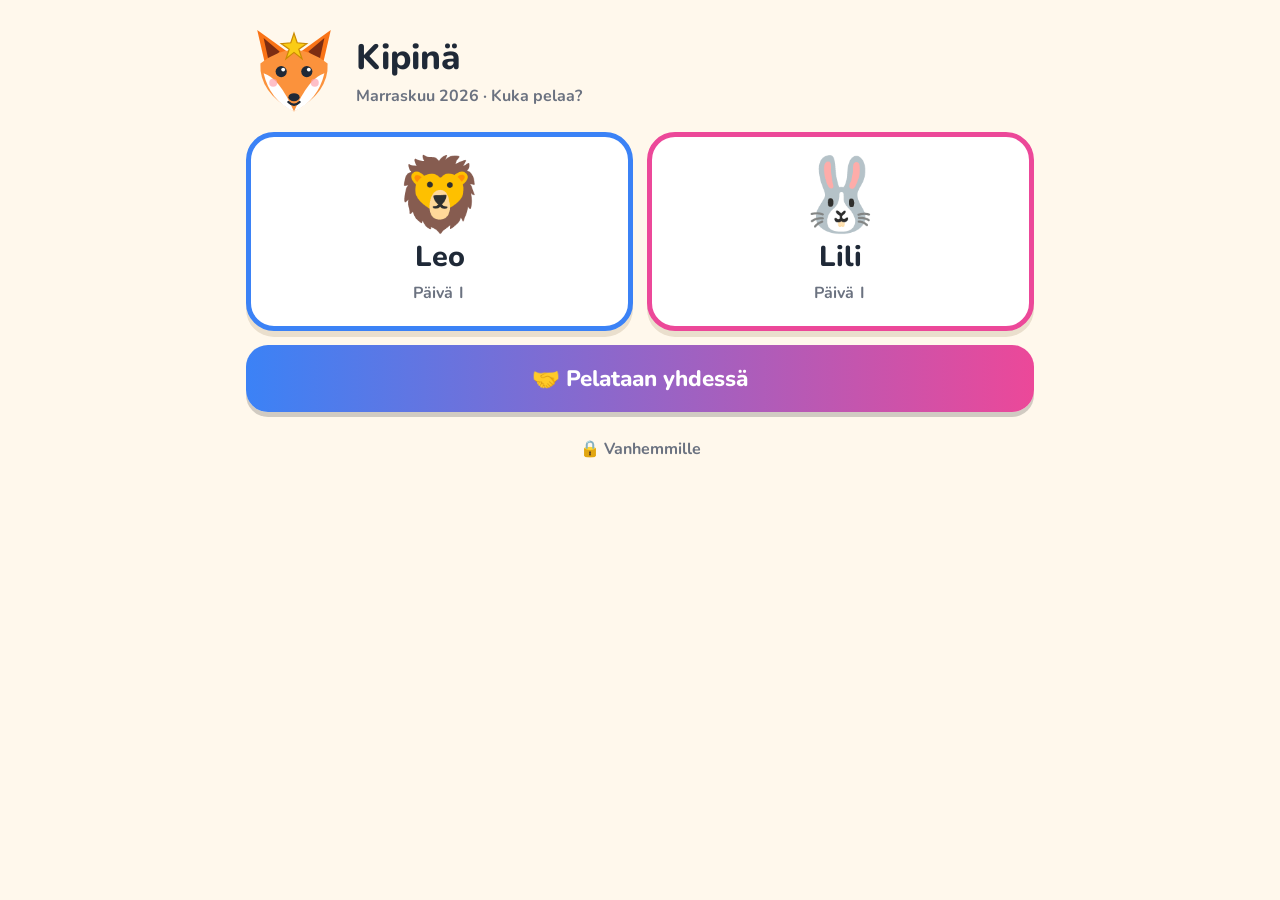
<file: index.html>
<!doctype html>
<html lang="fi">
<head>
  <meta charset="utf-8">
  <meta name="viewport" content="width=device-width, initial-scale=1, viewport-fit=cover">
  <meta name="theme-color" content="#fff8ec">
  <title>Kipinä – Leo &amp; Lili</title>
  <link rel="manifest" href="manifest.webmanifest">
  <link rel="icon" href="icon.svg">
  <link rel="preconnect" href="https://fonts.googleapis.com">
  <link rel="preconnect" href="https://fonts.gstatic.com" crossorigin>
  <link href="https://fonts.googleapis.com/css2?family=Andika:wght@400;700&family=Nunito:wght@600;800&display=swap" rel="stylesheet">
  <link rel="stylesheet" href="css/style.css">
</head>
<body>
  <div id="app"><p style="padding:24px;font-size:20px">Ladataan…</p></div>
  <script type="module" src="js/main.js"></script>
</body>
</html>
</file>
<file: css/style.css>
:root {
  --c: #3b82f6; --bg: #fff8ec; --ink: #1f2937; --soft: #6b7280; --card: #fff; --line: #eadfcd;
  --ok: #16a34a; --okbg: #dcfce7; --warn: #b45309;
  --word: Andika, "Comic Sans MS", sans-serif;
  font-family: Nunito, system-ui, sans-serif;
}
* { box-sizing: border-box; -webkit-tap-highlight-color: transparent; }
/* Deliberately one bright look (a children's game), so no dark palette; colours are set explicitly. */
html, body { margin: 0; background: var(--bg); color: var(--ink); height: 100%; }
body { overscroll-behavior: none; -webkit-user-select: none; user-select: none; font-size: 16px; }
button { font: inherit; color: inherit; border: 0; cursor: pointer; touch-action: manipulation; background: none; }
button:disabled { cursor: default; }
h1, h2, h3 { margin: 0; }
h1 { font-size: 2.2rem; font-weight: 800; }
h2 { font-size: 1.3rem; }
h3 { font-size: 1.1rem; margin-top: 8px; }
#app { max-width: 820px; margin: 0 auto; min-height: 100%; height: 100%; }
.screen { padding: 12px 16px 40px; display: flex; flex-direction: column; gap: 14px; }
.center { text-align: center; }
.muted { color: var(--soft); font-size: .9rem; margin: 0; }
.grow { flex: 1; }
.hidden { display: none !important; }
.row { display: flex; gap: 10px; justify-content: center; align-items: center; }
.row.wrap { flex-wrap: wrap; justify-content: flex-start; }

/* buttons */
.icon-btn { width: 52px; height: 52px; border-radius: 16px; background: #fff; box-shadow: 0 3px 0 var(--line); font-size: 24px; flex: none; }
.btn { padding: 12px 18px; border-radius: 16px; background: #fff; box-shadow: 0 3px 0 var(--line); font-weight: 800; font-size: 1.05rem; }
.btn.primary { background: var(--c); color: #fff; box-shadow: 0 3px 0 rgba(0,0,0,.2); }
.btn.big { font-size: 1.3rem; padding: 16px 24px; }
.btn.danger { background: #fee2e2; color: #991b1b; }
.big-btn { width: 100%; padding: 18px; border-radius: 22px; background: var(--c); color: #fff; font-size: 1.4rem; font-weight: 800; box-shadow: 0 5px 0 rgba(0,0,0,.18); }
.big-btn.alt { background: #fff; color: var(--ink); box-shadow: 0 5px 0 var(--line); }
.big-btn.together { background: linear-gradient(90deg, #3b82f6, #ec4899); }
.link-btn { padding: 12px; color: var(--soft); font-weight: 700; }
.small-btn { padding: 8px 14px; border-radius: 12px; background: #fff; box-shadow: 0 2px 0 var(--line); font-weight: 700; }
.btn:active, .big-btn:active, .card:active, .tile:active, .numbtn:active, .pad button:active, .letterbtn:active { transform: translateY(2px) scale(.98); }

/* top bar, chip, guide */
.topbar { display: flex; align-items: center; gap: 10px; }
.chip { display: flex; align-items: center; gap: 6px; background: #fff; border-radius: 999px; padding: 6px 14px; font-weight: 800; border: 3px solid var(--c); white-space: nowrap; }
.chip.big { font-size: 1.3rem; flex: 1; justify-content: center; }
.chip .av { font-size: 1.3em; }
.guide { display: flex; align-items: center; gap: 10px; }
.fox-wrap { width: 70px; height: 70px; flex: none; }
.fox-wrap.bounce { animation: bounce .6s; }
.fox { width: 100%; height: 100%; }
.bubble { position: relative; flex: 1; background: #fff; border-radius: 20px; padding: 12px 16px; font-size: 1.2rem; font-weight: 700; box-shadow: 0 3px 0 var(--line); line-height: 1.35; }
.bubble::before { content: ''; position: absolute; left: -9px; top: 50%; margin-top: -9px; border: 9px solid transparent; border-right-color: #fff; border-left: 0; }
.bubble b.en, .saytext b.en { color: var(--c); font-family: var(--word); }

/* profiles */
.hero { display: flex; align-items: center; gap: 14px; padding-top: 10px; }
.hero .fox-wrap { width: 96px; height: 96px; }
.hero p { margin: 4px 0 0; color: var(--soft); font-weight: 700; }
.pcards { display: grid; grid-template-columns: 1fr 1fr; gap: 14px; }
.pcard { background: #fff; border-radius: 28px; padding: 22px 10px; display: flex; flex-direction: column; align-items: center; gap: 6px; border: 5px solid var(--c); box-shadow: 0 6px 0 var(--line); }
.pav { font-size: 4.5rem; line-height: 1; }
.pname { font-size: 1.8rem; font-weight: 800; }
.psub { color: var(--soft); font-weight: 700; }
.av-grid { display: grid; grid-template-columns: repeat(4, 1fr); gap: 10px; }
.av-opt { font-size: 2.6rem; background: #fff; border-radius: 18px; padding: 8px; box-shadow: 0 3px 0 var(--line); }
.col-grid { display: flex; gap: 12px; flex-wrap: wrap; }
.col-opt { width: 58px; height: 58px; border-radius: 50%; }
.sel { outline: 5px solid var(--ink); outline-offset: 2px; }

/* home */
.daycard { background: #fff; border-radius: 26px; padding: 18px; display: flex; flex-direction: column; gap: 10px; box-shadow: 0 5px 0 var(--line); border-top: 8px solid var(--c); }
.daynum { color: var(--soft); font-weight: 800; }
.daytitle { font-size: 1.35rem; font-weight: 800; }
.play-btn { background: var(--c); color: #fff; border-radius: 20px; padding: 18px; font-size: 1.7rem; font-weight: 800; box-shadow: 0 5px 0 rgba(0,0,0,.2); animation: breathe 2.4s infinite; }
.offline { background: #fff; border-radius: 20px; padding: 12px 14px; display: flex; flex-direction: column; gap: 8px; box-shadow: 0 3px 0 var(--line); }
.offline h3 { margin: 0; }
.check { display: flex; gap: 10px; align-items: center; text-align: left; padding: 8px 4px; font-weight: 700; font-size: 1.05rem; }
.check .box { font-size: 1.6rem; }
.check.on span:last-child { color: var(--soft); text-decoration: line-through; }
.strip { display: grid; grid-template-columns: repeat(10, 1fr); gap: 4px; }
.sd { aspect-ratio: 1; border-radius: 50%; display: grid; place-items: center; font-size: .75rem; font-weight: 800; color: #b8ab96; background: #fff; }
.sd.got { font-size: 1.2rem; background: #fef3c7; }
.sd.now { background: var(--c); color: #fff; }
.sd.skip { color: #d6cbb8; }

/* run screen */
.run { display: flex; flex-direction: column; height: 100%; padding: 10px 12px; gap: 10px; }
.prog { flex: 1; height: 14px; background: #fff; border-radius: 999px; overflow: hidden; box-shadow: inset 0 1px 2px rgba(0,0,0,.1); }
.pfill { height: 100%; width: 0; background: var(--c); border-radius: 999px; transition: width .4s; }
.run .chip { padding: 4px 10px; }
.stage { flex: 1; overflow-y: auto; display: flex; flex-direction: column; align-items: center; gap: 14px; padding: 4px 2px 8px; }
.stage > :first-child { margin-top: auto; }
.stage > :last-child { margin-bottom: auto; }
.footer { display: flex; gap: 10px; }
.footer:not(:has(button:not(.hidden))) { display: none; }
.next-btn { flex: 1; padding: 16px; border-radius: 20px; background: var(--c); color: #fff; font-size: 1.4rem; font-weight: 800; box-shadow: 0 5px 0 rgba(0,0,0,.2); }
.help-btn { flex: 1; padding: 14px; border-radius: 20px; background: #fff; font-weight: 800; font-size: 1.1rem; box-shadow: 0 4px 0 var(--line); }

/* picture cards */
.grid { display: grid; gap: 12px; width: 100%; max-width: 520px; }
.g2, .g4 { grid-template-columns: repeat(2, minmax(0, 1fr)); }
.g3, .g6 { grid-template-columns: repeat(3, minmax(0, 1fr)); }
.g3 .lbl, .g6 .lbl { font-size: 1.05rem !important; }
.card .lbl { overflow-wrap: anywhere; text-align: center; line-height: 1.15; }
.stage { overflow-x: hidden; }
.card { background: #fff; border-radius: 22px; padding: 10px 4px; display: flex; flex-direction: column; align-items: center; justify-content: center; gap: 2px; box-shadow: 0 4px 0 var(--line); min-height: 112px; transition: opacity .3s, box-shadow .2s; }
.card .em { font-size: 3.2rem; line-height: 1.15; }
.card.big { min-height: 150px; }
.card.big .em { font-size: 4.6rem; }
.card .lbl { font-family: var(--word); font-size: 1.25rem; font-weight: 700; }
.card .fi { display: none; font-size: .85rem; color: var(--soft); }
.grid.hint .fi { display: block; }
.grid.hint .f, .grid.hint .r { color: #dc2626; text-decoration: underline; text-decoration-thickness: 3px; }
.right { background: var(--okbg) !important; box-shadow: 0 0 0 5px var(--ok) !important; }
.wrong { animation: shake .4s; }
.card:disabled, .tile:disabled:not(.used):not(.right), .numbtn:disabled:not(.right), .letterbtn:disabled:not(.right) { opacity: .3; }
.gone { opacity: .15 !important; }
.flash { box-shadow: 0 0 0 5px var(--c) !important; transform: scale(1.04); }
.pulse { animation: pulse .8s 3; }
.shape-card { min-height: 100px; }
.shape { width: 78%; height: auto; }

/* math */
.eq { font-family: var(--word); font-size: 3.2rem; font-weight: 700; white-space: nowrap; }
.ansbox { display: inline-block; min-width: 1.3em; text-align: center; border-bottom: 6px solid var(--c); color: var(--c); }
.ansbox.right { color: var(--ok); border-color: var(--ok); box-shadow: none !important; background: none !important; }
.ansbox.shake { animation: shake .4s; color: #dc2626; }
.pad { display: grid; grid-template-columns: repeat(4, 1fr); gap: 10px; width: 100%; max-width: 420px; }
.pad button { height: 62px; border-radius: 18px; background: #fff; font-size: 1.9rem; font-weight: 800; box-shadow: 0 4px 0 var(--line); }
.objs { display: flex; flex-wrap: wrap; justify-content: center; align-items: center; gap: 6px; font-size: 2.1rem; max-width: 440px; }
.objs .obj { position: relative; font-size: 2.1rem; line-height: 1.2; border-radius: 12px; padding: 0 2px; }
.objs .obj.b { background: #e0f2fe; }
.objs .obj.gone::after, .objs .obj.away::after { content: '✕'; position: absolute; inset: 0; display: grid; place-items: center; color: #dc2626; font-weight: 800; }
.objs .obj.away { opacity: .3; transform: translateY(-14px) rotate(-12deg); transition: all .8s; }
.objs .obj.gone { opacity: .35 !important; }
.objs.count { max-width: 360px; gap: 8px; }
.objs.count .obj { font-size: 2.4rem; }
.objs.count.big .obj { font-size: 3.4rem; }
.obj.counted { background: #fef3c7; box-shadow: 0 0 0 3px #f59e0b; }
.obj[data-n]::before { content: attr(data-n); position: absolute; top: -8px; right: -6px; background: #f59e0b; color: #fff; font-size: .8rem; font-weight: 800; border-radius: 999px; min-width: 20px; height: 20px; display: grid; place-items: center; }
.grp { display: flex; flex-wrap: wrap; gap: 6px; max-width: 150px; justify-content: center; }
.plus { font-size: 2rem; font-weight: 800; color: var(--soft); }
.numrow { display: flex; gap: 12px; flex-wrap: wrap; justify-content: center; width: 100%; }
.numbtn { min-width: 72px; padding: 12px 16px; border-radius: 20px; background: #fff; font-size: 2rem; font-weight: 800; box-shadow: 0 4px 0 var(--line); display: flex; flex-direction: column; align-items: center; }
.numbtn.big { min-width: 96px; font-size: 2.6rem; }
.numbtn small { font-size: .9rem; letter-spacing: 1px; color: #f59e0b; max-width: 90px; line-height: 1; word-break: break-all; }

/* rhyme builder */
.wordbuild { font-family: var(--word); font-size: 4rem; font-weight: 700; display: flex; align-items: baseline; gap: 4px; }
.slot { min-width: 1.4em; text-align: center; border-bottom: 6px dashed var(--c); color: var(--c); }
.slot.filled { border-bottom-style: solid; }
.letterrow { display: flex; gap: 14px; flex-wrap: wrap; justify-content: center; }
.letterbtn { min-width: 84px; height: 84px; border-radius: 22px; background: #fff; font-family: var(--word); font-size: 2.6rem; font-weight: 700; box-shadow: 0 4px 0 var(--line); padding: 0 12px; }

/* sentence + sequence tiles */
.spic { font-size: 4rem; line-height: 1; }
.fi-tr { color: var(--soft); font-weight: 700; }
.sline { display: flex; flex-wrap: wrap; gap: 8px; justify-content: center; min-height: 60px; }
.wslot { min-width: 70px; height: 58px; border-bottom: 4px dashed #cbd5e1; font-family: var(--word); font-size: 1.8rem; font-weight: 700; display: grid; place-items: center; padding: 0 6px; }
.wslot.filled { border-bottom: 4px solid var(--c); }
.tiles { display: flex; flex-wrap: wrap; gap: 10px; justify-content: center; max-width: 520px; }
.tiles.col { flex-direction: column; align-items: stretch; width: 100%; max-width: 360px; }
.tile { padding: 12px 18px; border-radius: 16px; background: #fff; font-family: var(--word); font-size: 1.6rem; font-weight: 700; box-shadow: 0 4px 0 var(--line); display: flex; flex-direction: column; align-items: center; }
.tile.big { font-size: 1.9rem; padding: 16px; }
.tile small { font-family: Nunito, sans-serif; font-size: .8rem; color: var(--soft); font-weight: 700; }
.tile.used { display: none; }
.tile.shake { animation: shake .4s; }
.tile.ghost { box-shadow: none; background: #f5efe4; }
.tile.q { color: var(--c); min-width: 80px; }
.seqq { display: flex; align-items: center; gap: 10px; }
.arrow { font-size: 2rem; color: var(--soft); }
.qslots { display: grid; grid-template-columns: repeat(auto-fill, minmax(110px, 1fr)); gap: 8px; width: 100%; max-width: 520px; }
.qslot { height: 52px; border-radius: 14px; border: 3px dashed #d6cbb8; display: grid; place-items: center; font-family: var(--word); font-weight: 700; font-size: 1.2rem; position: relative; }
.qslot i { color: #d6cbb8; font-style: normal; }
.qslot.filled { border: 3px solid var(--c); background: #fff; }

/* hundred chart row */
.hrow { display: grid; grid-template-columns: repeat(5, 1fr); gap: 8px; width: 100%; max-width: 440px; }
.hcell { height: 60px; border-radius: 14px; background: #fff; display: grid; place-items: center; font-size: 1.7rem; font-weight: 800; box-shadow: 0 3px 0 var(--line); }
.hcell.blank { background: #fef3c7; color: #b45309; border: 3px dashed #f59e0b; }
.hcell.filled { background: var(--okbg); color: var(--ok); border-color: var(--ok); }

/* trace */
.trace { position: relative; }
.tcanvas { background: #fff; border-radius: 24px; box-shadow: 0 4px 0 var(--line); touch-action: none; display: block; }
.model { position: absolute; top: 8px; left: 8px; background: #fef3c7; border: 0; border-radius: 14px; padding: 2px 4px 4px; text-align: center; z-index: 1; cursor: pointer; }
.model small { display: block; font-size: .7rem; color: var(--soft); font-weight: 700; }
.model canvas { display: block; }

/* say */
.saybox { background: #fff; border-radius: 24px; padding: 20px; display: flex; flex-direction: column; align-items: center; gap: 12px; box-shadow: 0 4px 0 var(--line); max-width: 480px; width: 100%; text-align: center; }
.mic { font-size: 4rem; }
.saytext { font-size: 1.4rem; font-weight: 800; }
.parentrow { display: flex; flex-direction: column; align-items: center; gap: 8px; }
.parentrow .who { color: var(--soft); font-weight: 700; font-size: .95rem; }

/* end + collection */
.reward { display: flex; flex-direction: column; align-items: center; gap: 6px; font-size: 1.4rem; font-weight: 800; }
.creature { font-size: 7rem; line-height: 1.1; animation: pop .7s; }
.col-btns { display: flex; flex-direction: column; gap: 12px; }
.forest { background: linear-gradient(#bfe3ff, #e8f7d4 55%, #9ccf7c); border-radius: 26px; padding: 16px 12px; display: grid; grid-template-columns: repeat(5, 1fr); gap: 10px; box-shadow: 0 5px 0 var(--line); }
.forest.complete { box-shadow: 0 0 0 6px #facc15; }
.spot { aspect-ratio: 1; border-radius: 50%; background: rgba(255,255,255,.45); display: grid; place-items: center; font-size: 2.2rem; position: relative; }
.spot small { position: absolute; bottom: -2px; right: 0; font-size: .7rem; font-weight: 800; color: #4b6b3c; }
.spot.got { background: rgba(255,255,255,.9); animation: pop .5s; }

/* parent */
.lockq { font-size: 2.4rem; font-weight: 800; display: flex; justify-content: center; align-items: center; gap: 8px; }
.lockval { min-width: 80px; border-bottom: 4px solid var(--ink); text-align: center; min-height: 1.2em; }
.lockval.shake { animation: shake .4s; }
.lock .pad { margin: 0 auto; grid-template-columns: repeat(3, 1fr); max-width: 320px; }
.parent { -webkit-user-select: text; user-select: text; }
.tabs { display: flex; gap: 8px; }
.tabs button { flex: 1; padding: 12px 6px; border-radius: 14px; background: #fff; font-weight: 800; box-shadow: 0 3px 0 var(--line); }
.tabs button.sel { background: var(--ink); color: #fff; outline: none; }
.pview { display: flex; flex-direction: column; gap: 10px; }
.stats { display: grid; grid-template-columns: repeat(auto-fit, minmax(90px, 1fr)); gap: 8px; }
.stats div { background: #fff; border-radius: 16px; padding: 12px; display: flex; flex-direction: column; align-items: center; }
.stats b { font-size: 1.6rem; }
.stats small { color: var(--soft); font-weight: 700; }
.warnbox { background: #fef3c7; border-radius: 14px; padding: 10px 12px; margin: 0; color: var(--warn); font-weight: 700; }
.bad { color: #b91c1c; }
.days { display: flex; flex-direction: column; gap: 6px; }
.dayrow { background: #fff; border-radius: 14px; padding: 10px 12px; }
.dayrow summary { cursor: pointer; font-weight: 700; }
.dayrow .ds { display: inline-block; width: 26px; }
.dbody { display: flex; flex-direction: column; gap: 8px; padding-top: 8px; }
.sheet { margin: 0; color: var(--soft); font-style: italic; }
.offs { display: flex; flex-direction: column; gap: 6px; }
.offs input { width: 20px; height: 20px; vertical-align: middle; }
.skills { width: 100%; border-collapse: collapse; background: #fff; border-radius: 14px; overflow: hidden; font-size: .95rem; }
.skills th, .skills td { padding: 8px 10px; text-align: left; border-bottom: 1px solid #f1ebe0; }
.st { padding: 2px 8px; border-radius: 999px; font-size: .8rem; font-weight: 800; white-space: nowrap; }
.st.weak { background: #fee2e2; color: #991b1b; }
.st.learning { background: #e0f2fe; color: #075985; }
.st.mastered { background: var(--okbg); color: #166534; }
.st.new { background: #f3f4f6; color: var(--soft); }
select { font: inherit; padding: 8px; border-radius: 10px; }

/* songs */
.songtitle { font-weight: 800; font-size: 1.2rem; color: var(--soft); }
.lyrics { background: #fff; border-radius: 22px; padding: 14px 12px; box-shadow: 0 4px 0 var(--line); width: 100%; max-width: 520px; display: flex; flex-direction: column; gap: 10px; max-height: 46vh; overflow-y: auto; }
.lline { display: flex; flex-wrap: wrap; gap: 4px 10px; justify-content: center; align-items: flex-end; }
.word { display: inline-flex; flex-direction: column; align-items: center; border-radius: 10px; padding: 0 2px; }
.word .wpic { font-size: 1.5rem; line-height: 1.1; }
.lyrics.big .word .wpic { font-size: 2.3rem; }
.syl { font-family: var(--word); font-size: 1.45rem; font-weight: 700; color: #a8a29e; transition: color .1s, transform .1s; display: inline-block; }
.word { flex-direction: row; flex-wrap: wrap; justify-content: center; }
.word .wpic { flex-basis: 100%; text-align: center; }
.lyrics.big .syl { font-size: 1.8rem; }
.syl.sung { color: var(--ink); }
.syl.on { color: var(--c); transform: scale(1.18); }
.syl.clapmark { font-size: 1.2rem; color: inherit; opacity: .45; }
.syl.clapmark.on { opacity: 1; transform: scale(1.5); }
.gapword { background: #fef3c7; outline: 3px dashed #f59e0b; }
.gapword .syl { color: transparent !important; }
.gapword .wpic { visibility: hidden; }
.gapword { min-width: 3.5em; }
.tpic { font-size: 1.6rem; display: block; line-height: 1.1; }
.hiddenish { visibility: hidden; }
.ordercards { display: grid; grid-template-columns: repeat(auto-fill, minmax(100px, 1fr)); gap: 10px; width: 100%; max-width: 520px; touch-action: none; }
.ocard { background: #fff; border-radius: 16px; padding: 10px 6px; box-shadow: 0 4px 0 var(--line); display: flex; flex-direction: column; align-items: center; font-family: var(--word); font-weight: 700; font-size: 1.15rem; cursor: grab; user-select: none; touch-action: none; }
.ocard small { font-family: Nunito, sans-serif; font-size: .75rem; color: var(--soft); }
.ocard.dragging { opacity: .6; transform: scale(1.06); box-shadow: 0 0 0 4px var(--c); }
.ocard.placed { background: var(--okbg); }
.ocard.on { box-shadow: 0 0 0 5px var(--c); transform: scale(1.06); }
.songlist { display: flex; flex-direction: column; gap: 10px; }
.songcard { background: #fff; border-radius: 20px; padding: 12px 14px; box-shadow: 0 3px 0 var(--line); display: flex; flex-direction: column; gap: 8px; }
.songname { font-weight: 800; font-size: 1.2rem; }

/* today */
.todaybox { display: flex; flex-direction: column; gap: 12px; align-items: center; width: 100%; }
.todayline { font-size: 1.3rem; font-weight: 700; background: #fff; border-radius: 16px; padding: 8px 14px; }
.daybtn { flex-direction: row; gap: 10px; justify-content: center; }
.daybtn .tpic { display: inline; }

/* tooth reminder */
.toothbox { width: 170px; height: 180px; }
.toothbox.pop { width: 130px; height: 140px; }
.tooth { width: 100%; height: 100%; overflow: visible; }
.toothtext { font-size: 1.45rem; font-weight: 800; text-align: center; max-width: 420px; text-wrap: balance; }
.tooth .tbody, .tooth .arm, .tooth .sparks { transform-box: fill-box; transform-origin: center; }
.tooth.dance .tbody { animation: tdance 0.8s ease-in-out infinite; }
.tooth.jump .tbody { animation: tjump 0.7s ease-in-out infinite; }
.tooth.wave .arm.r { transform-origin: left bottom; animation: twave 0.5s ease-in-out infinite alternate; }
.tooth.flex .arm { animation: tflex 0.6s ease-in-out infinite alternate; }
.tooth .sparks { opacity: 0; }
.tooth.sparkle .sparks { animation: tspark 1s ease-in-out infinite; }
@keyframes tdance { 25% { transform: rotate(-8deg); } 75% { transform: rotate(8deg); } }
@keyframes tjump { 50% { transform: translateY(-14px); } }
@keyframes twave { to { transform: rotate(-35deg); } }
@keyframes tflex { to { transform: scale(1.15); } }
@keyframes tspark { 50% { opacity: 1; transform: scale(1.3); } }
.bonus { display: flex; flex-direction: column; align-items: center; gap: 6px; }
.bonus-got { width: 90px; height: 96px; }
.tooth-btn { background: #0ea5e9; }
.stickers { font-size: 1.3rem; }

/* letters, patterns, coins, ten-frame */
.bigletter { font-family: var(--word); font-size: 4.5rem; font-weight: 700; line-height: 1; background: #fff; border-radius: 22px; padding: 6px 26px; box-shadow: 0 4px 0 var(--line); color: var(--c); }
.card.letter .lt { font-family: var(--word); font-size: 2.6rem; font-weight: 700; }
.card.letter.big .lt { font-size: 3.4rem; }
.sylpic { display: flex; flex-direction: column; align-items: center; font-size: 4rem; line-height: 1.1; }
.sylpic b { font-family: var(--word); font-size: 2rem; }
.prow { display: flex; flex-wrap: wrap; gap: 6px; justify-content: center; max-width: 480px; }
.pcell { font-size: 2.2rem; width: 52px; height: 52px; display: grid; place-items: center; background: #fff; border-radius: 12px; box-shadow: 0 2px 0 var(--line); }
.pcell.q { background: #fef3c7; border: 3px dashed #f59e0b; color: #b45309; font-weight: 800; }
.pcell.core { box-shadow: 0 0 0 3px var(--c); }
.pcell.filled { background: var(--okbg); border-color: var(--ok); }
.coin { display: inline-block; filter: drop-shadow(0 2px 1px rgba(0,0,0,.2)); }
.coin svg { width: 100%; height: 100%; }
.coinrow { display: flex; flex-wrap: wrap; gap: 8px; justify-content: center; align-items: center; }
.coincard { min-height: 120px; }
.tenframe { display: grid; grid-template-columns: repeat(5, 46px); gap: 4px; background: #fff; padding: 6px; border-radius: 12px; box-shadow: 0 2px 0 var(--line); }
.tf { width: 46px; height: 46px; border: 2px solid #cbd5e1; border-radius: 8px; display: grid; place-items: center; font-size: 1.6rem; }
.pad.wide { grid-template-columns: repeat(6, 1fr); }
.pad.wide button { height: 54px; font-size: 1.5rem; }
.numbtn.huge { min-width: 120px; font-size: 3rem; padding: 18px 24px; }
.hrow.skip { grid-template-columns: repeat(3, 1fr); }
.skiptag { font-weight: 800; color: var(--soft); }

/* parent extras */
.tablewrap { overflow-x: auto; }
.linklist { margin: 0; padding-left: 20px; }
.linklist a { color: #1d4ed8; font-weight: 700; }

/* modal + confetti */
.modal { position: fixed; inset: 0; background: rgba(0,0,0,.35); display: grid; place-items: center; z-index: 50; padding: 16px; }
.modal-box { background: #fff; border-radius: 24px; padding: 22px; max-width: 360px; width: 100%; text-align: center; font-size: 1.3rem; font-weight: 800; }
.confetti { position: fixed; inset: 0; pointer-events: none; z-index: 40; overflow: hidden; }
.confetti span { position: absolute; top: -40px; animation: fall 1.7s ease-in forwards; }

@keyframes fall { to { transform: translateY(110vh) rotate(360deg); } }
@keyframes shake { 0%, 100% { transform: translateX(0); } 25% { transform: translateX(-8px); } 75% { transform: translateX(8px); } }
@keyframes pulse { 50% { transform: scale(1.08); box-shadow: 0 0 0 6px #facc15; } }
@keyframes bounce { 30% { transform: translateY(-14px) rotate(-6deg); } 60% { transform: translateY(0) rotate(4deg); } }
@keyframes pop { 0% { transform: scale(.2); opacity: 0; } 70% { transform: scale(1.15); } 100% { transform: scale(1); opacity: 1; } }
@keyframes breathe { 50% { transform: scale(1.03); } }

/* landscape phones: put the guide beside the content to save height */
@media (orientation: landscape) and (max-height: 520px) {
  .run { display: grid; grid-template-columns: 240px 1fr; grid-template-rows: auto 1fr auto; }
  .run .topbar { grid-column: 1 / -1; }
  .run .guide { grid-column: 1; grid-row: 2; flex-direction: column; align-items: stretch; align-self: start; }
  .run .guide .bubble::before { display: none; }
  .run .stage { grid-column: 2; grid-row: 2 / 4; }
  .run .footer { grid-column: 1; grid-row: 3; }
  .card { min-height: 90px; }
  .card .em { font-size: 2.6rem; }
}
@media (prefers-reduced-motion: reduce) { * { animation: none !important; transition: none !important; } }

/* writing practice grid */
.wgrid { display: flex; flex-direction: column; gap: 10px; }
.wgrid h3 { margin: 4px 0; }
.wtiles { display: grid; grid-template-columns: repeat(auto-fill, minmax(46px, 1fr)); gap: 6px; }
.wtile { font-family: var(--word); font-size: 1.6rem; font-weight: 700; min-height: 52px; display: inline-flex; align-items: center; justify-content: center;
  background: #fff; border: 2px solid var(--line); border-radius: 12px; color: #1f2937; padding: 0 6px; }
button.wtile { cursor: pointer; }
.wtile.mastered { background: #bbf7d0; border-color: #4ade80; }
.wtile.learning { background: #fef9c3; border-color: #facc15; }
.wtile.weak { background: #fed7aa; border-color: #fb923c; }
.legend .wtile { min-height: 28px; font-size: 1rem; }

/* BC-style plain 1: the font's flagged 1 is hidden and a plain bar (the font's own capital I) drawn on top */
.nrun { white-space: nowrap; }
.one { position: relative; -webkit-text-fill-color: transparent; }
.one.a::after { content: 'l'; transform: scaleY(.92); transform-origin: 50% 100%; }
.one::after { content: 'I'; position: absolute; left: 0; right: 0; top: 0; text-align: center; -webkit-text-fill-color: currentColor; }

/* maths teaching: ten frames, number line, bonds, fact families, dot patterns */
.work, .help { display: flex; flex-direction: column; align-items: center; gap: 12px; width: 100%; }
.help:empty { display: none; }
.eq.faint { opacity: .45; }
.eq.small { font-size: 2.4rem; }
.frames { display: flex; gap: 8px; flex-wrap: wrap; justify-content: center; }
.frames .tenframe { grid-template-columns: repeat(5, minmax(0, 46px)); }
.tf .cnt { font-size: 1.6rem; line-height: 1; }
.tf .cnt.b { filter: hue-rotate(180deg) saturate(1.3); }
.tf .cnt.fill { outline: 3px solid #22c55e; border-radius: 6px; }
.tf.out .cnt { opacity: .25; }
.tf.out { background: #fee2e2; }
.buildrow { display: flex; align-items: center; justify-content: center; gap: 12px; flex-wrap: wrap; }
.tray { font-size: 2.6rem; width: 84px; height: 84px; border-radius: 20px; background: #fff; box-shadow: 0 4px 0 var(--line); touch-action: none; }
.bin { font-size: 2.8rem; width: 84px; height: 84px; border-radius: 20px; background: #fef3c7; display: grid; place-items: center; }
.tf { touch-action: none; }
.ghost { position: fixed; z-index: 50; font-size: 2.4rem; pointer-events: none; transform: translate(-50%, -60%); }
.nlwrap { width: 100%; overflow-x: auto; padding: 34px 0 4px; }
.nline { position: relative; display: flex; justify-content: space-between; min-width: 100%; border-top: 4px solid #334155; margin: 0 12px; }
.nline.long { min-width: 640px; }
.ntick { position: relative; width: 26px; text-align: center; padding-top: 10px; font-weight: 800; font-size: 1.1rem; color: #334155; }
.ntick::before { content: ''; position: absolute; top: -10px; left: 50%; width: 3px; height: 14px; background: #334155; transform: translateX(-50%); }
.ntick.start b { color: #fff; background: #3b82f6; border-radius: 8px; padding: 0 4px; }
.ntick.hop b { color: #fff; background: #22c55e; border-radius: 8px; padding: 0 4px; }
.frog { position: absolute; top: -38px; font-size: 2rem; transform: translateX(-50%); transition: left .45s ease; left: 0; }
.frog.jump { animation: frogjump .45s ease; }
@keyframes frogjump { 50% { transform: translate(-50%, -22px); } }
.dice { display: grid; grid-template-columns: repeat(3, 34px); grid-template-rows: repeat(3, 34px); gap: 6px; padding: 12px; background: #fff; border-radius: 18px; box-shadow: 0 3px 0 var(--line); }
.dice span, .tf .pip { display: block; }
.dice .pip, .tf .pip { width: 28px; height: 28px; border-radius: 50%; background: #ef4444; margin: auto; }
.flash { transition: opacity .3s; min-height: 130px; display: grid; place-items: center; }
.flash.gone { opacity: 0; }
.bond { display: flex; flex-direction: column; align-items: center; gap: 18px; }
.bparts { display: flex; gap: 40px; }
.bc { width: 92px; height: 92px; border-radius: 50%; display: grid; place-items: center; font-size: 2.4rem; font-weight: 800; background: #fff; border: 4px solid #94a3b8; font-family: var(--word); }
.bc.w { background: #dbeafe; border-color: #3b82f6; }
.family { display: flex; gap: 18px; align-items: center; flex-wrap: wrap; justify-content: center; }
.tri { width: 120px; height: 104px; clip-path: polygon(50% 0, 100% 100%, 0 100%); background: #fde68a; display: flex; flex-direction: column; align-items: center; justify-content: flex-end; padding-bottom: 8px; font-weight: 800; font-size: 1.3rem; white-space: pre; }
.tri b { font-size: 1.6rem; margin-bottom: 14px; }
.frows { display: flex; flex-direction: column; gap: 6px; font-family: var(--word); font-size: 2rem; font-weight: 700; }
.frow.dim { opacity: .3; }
.paddots { display: block; font-size: .55rem; color: #f59e0b; letter-spacing: 1px; line-height: 1; max-width: 100%; word-break: break-all; }

/* score and piggy bank */
.scorecard { background: #fff; border-radius: 24px; padding: 14px 18px; box-shadow: 0 4px 0 var(--line); display: flex; flex-direction: column; align-items: center; gap: 6px; text-align: center; width: 100%; max-width: 440px; }
.scorecard .stars { font-size: 2.2rem; letter-spacing: 4px; }
.scorecard b { font-size: 1.4rem; }
.scorecard p { margin: 0; }
.piggy { position: relative; height: 120px; width: 160px; display: grid; place-items: end center; }
.piggy .pig, .piggybig .pig { font-size: 5rem; line-height: 1; }
.piggy .drop { position: absolute; top: 0; left: 50%; transform: translateX(-50%); display: flex; gap: 4px; }
.piggy .drop .coin { animation: coindrop 1.4s ease-in forwards; opacity: 0; }
.piggy .drop .coin:nth-child(2) { animation-delay: .35s; }
.piggy .drop .coin:nth-child(3) { animation-delay: .7s; }
@keyframes coindrop { 0% { opacity: 1; transform: translateY(-30px); } 70% { opacity: 1; transform: translateY(55px) scale(.8); } 100% { opacity: 0; transform: translateY(70px) scale(.5); } }
.piggybig { display: flex; align-items: center; justify-content: center; gap: 14px; }
.piggybig b { font-size: 2.6rem; font-family: var(--word); }
.sticker { font-size: 3rem; animation: pop .6s; }
@keyframes pop { 0% { transform: scale(0); } 70% { transform: scale(1.3); } 100% { transform: scale(1); } }
.coinrow.wrap { flex-wrap: wrap; justify-content: center; }
.coin.counted { outline: 4px solid #22c55e; border-radius: 50%; }
.row.inline { display: inline-flex; gap: 6px; vertical-align: middle; }

/* narrow phones: the home bar has 5 buttons now (back, piggy bank, writing, songs, forest) */
.chip.big { min-width: 0; overflow: hidden; }
@media (max-width: 430px) {
  .home .topbar { gap: 6px; }
  .home .topbar .icon-btn { width: 44px; height: 44px; font-size: 20px; border-radius: 14px; }
  .home .chip.big { font-size: 1.05rem; padding: 6px 8px; }
}
</file>
